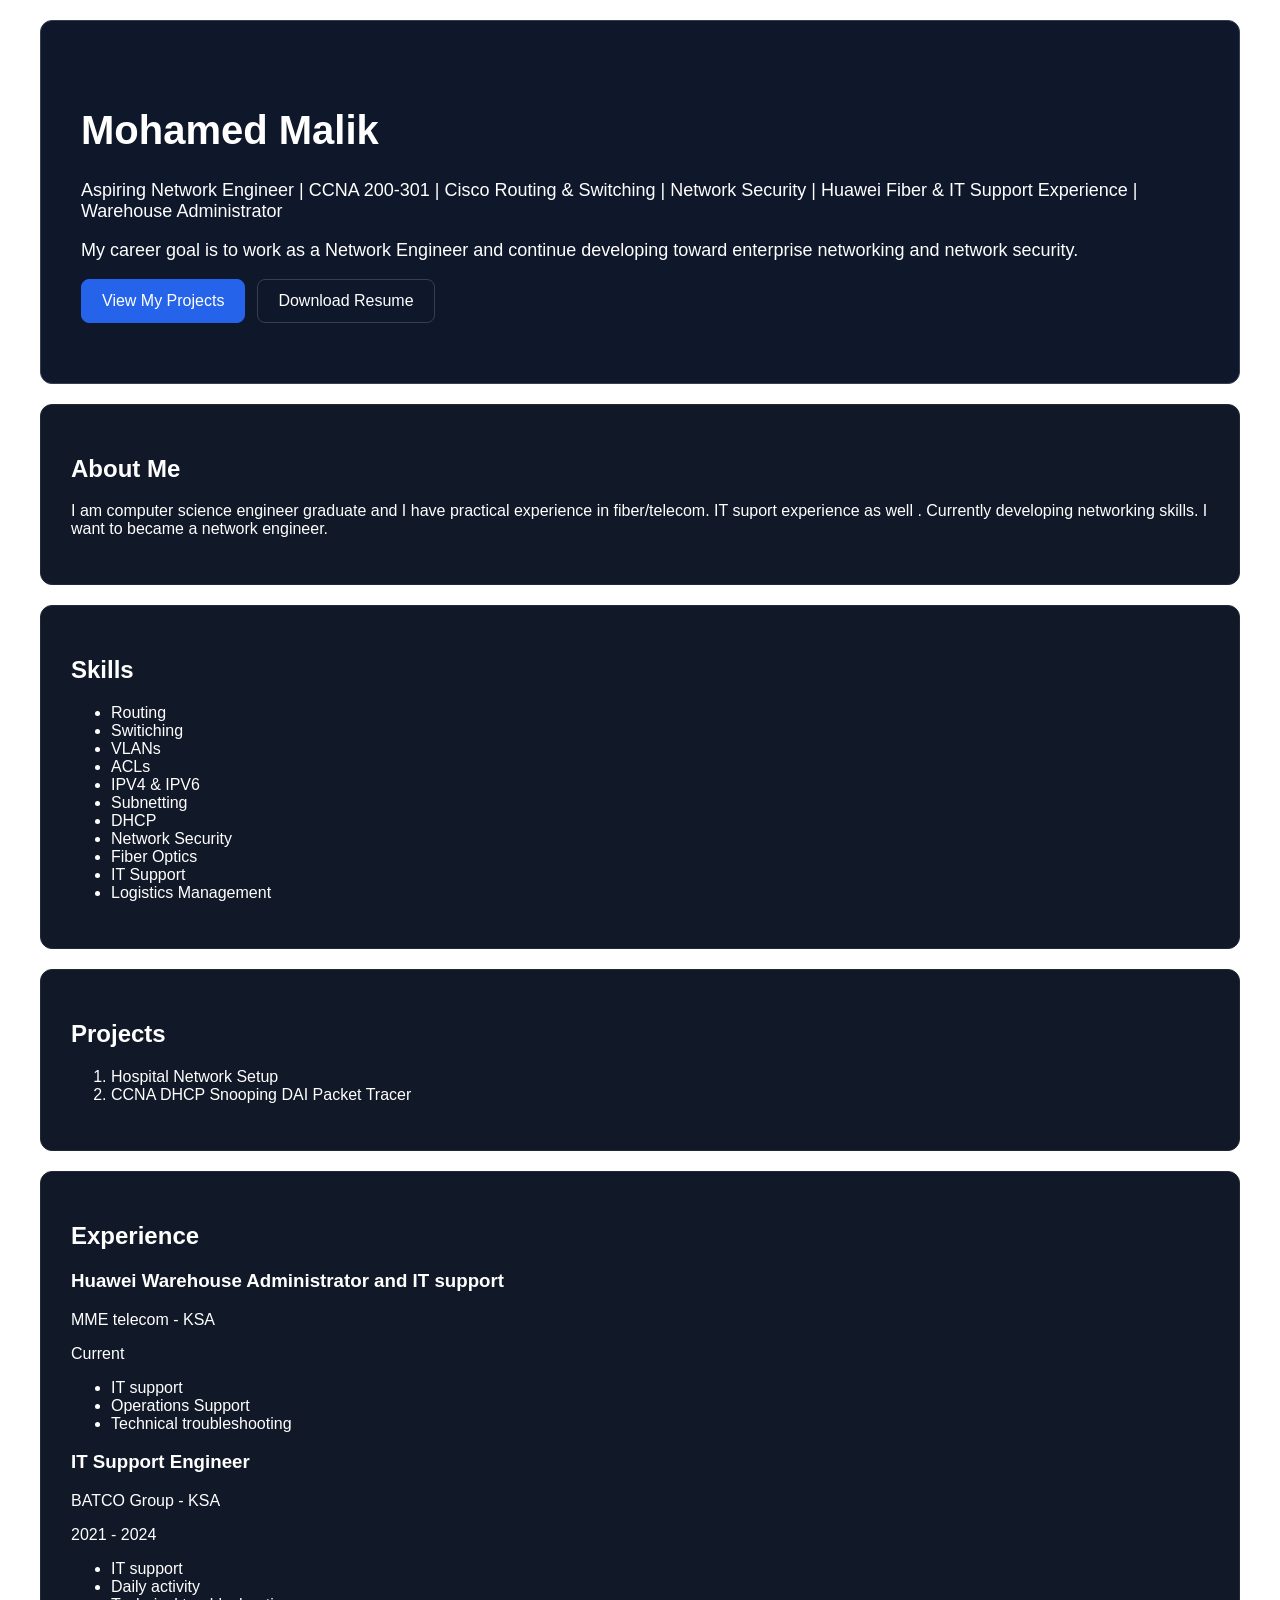
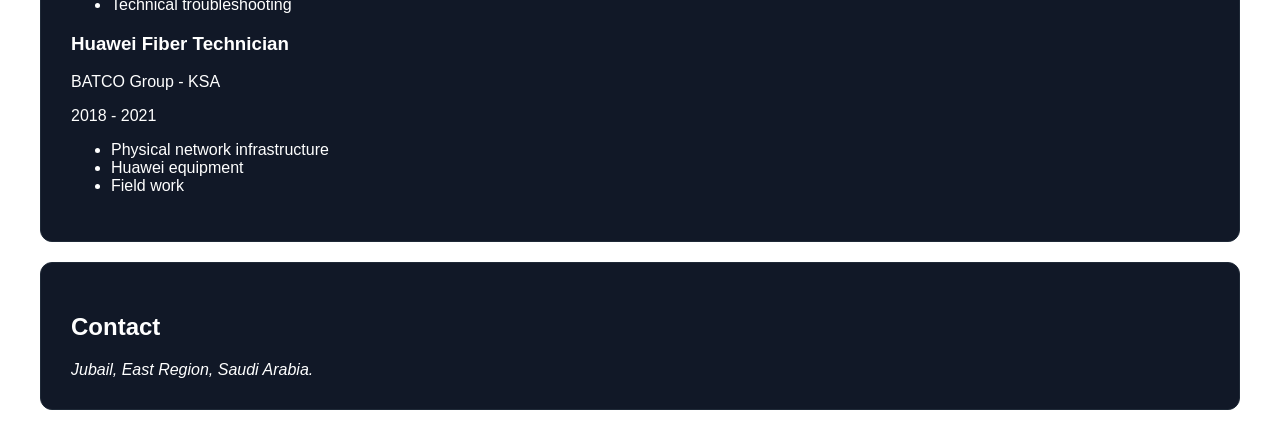
<file: index.html>
<!DOCTYPE html>
<html lang="en">
<head>
    <meta charset="UTF-8">
    <meta name="viewport" content="width=device-width, initial-scale=1.0">
    <title>Mohamed Malik</title>
    <link rel="stylesheet" href="style.css">
</head>
<body>
    <header class="hero">
        <h1>Mohamed Malik</h1>
        <p>Aspiring Network Engineer | CCNA 200-301  | Cisco Routing & Switching | Network Security | Huawei Fiber & IT Support Experience | Warehouse Administrator</p>
        <p>My career goal is to work as a Network Engineer and continue developing toward enterprise networking and network security.</p>
        <div class="hero-buttons">
            <a href="https://github.com/mohamedmalik399" target="_blank" class="primary-button">View My Projects</a>
            <a href="/assests/Mohamed_Malik_Network_Engineer_Resume.pdf" target="_blank" class="secondary-button">Download Resume</a>
        </div>
    </header>
    <main>
        <section class="container">
            <h2>About Me</h2>
            <p>I am computer science engineer graduate and I have practical experience in fiber/telecom. IT suport experience as well . Currently developing networking skills. I want to became a network engineer.</p>
        </section>
        <section class="container">
            <h2>Skills</h2>
                <ul>
                    <li>Routing</li>
                    <li>Switiching</li>
                    <li>VLANs</li>
                    <li>ACLs</li>
                    <li>IPV4 & IPV6</li>
                    <li>Subnetting</li>
                    <li>DHCP</li>
                    <li>Network Security</li>
                    <li>Fiber Optics</li>
                    <li>IT Support</li>
                    <li>Logistics Management</li>
                </ul>
        </section>
        <section class="container">    
            <h2>Projects</h2>
                <ol>
                    <li>Hospital Network Setup</li>
                    <li>CCNA DHCP Snooping DAI Packet Tracer</li>
                </ol>
        </section>
        <section class="container">        
            <h2>Experience</h2>
                <article>
                    <h3>Huawei Warehouse Administrator and IT support</h3>
                    <p>MME telecom - KSA</p>
                    <p>Current</p>
                    <ul>
                        <li>IT support</li>
                        <li>Operations Support</li>
                        <li>Technical troubleshooting</li>
                    </ul>
                </article>
                <article>    
                    <h3>IT Support Engineer</h3>
                    <p>BATCO Group - KSA</p>
                    <p>2021 - 2024</p>
                    <ul>
                        <li>IT support</li>
                        <li>Daily activity</li>
                        <li>Technical troubleshooting</li>
                    </ul>
                </article>
                <article>    
                    <h3>Huawei Fiber Technician</h3>
                    <p>BATCO Group - KSA</p>
                    <p>2018 - 2021</p>
                    <ul>
                        <li>Physical network infrastructure</li>
                        <li>Huawei equipment</li>
                        <li>Field work</li>
                    </ul>
                </article>
        </section>
        <section class="container">        
            <h2>Contact</h2>
            <address>
                Jubail, East Region, Saudi Arabia.
            </address>
        </section>
    </main>
</body>
</html>
</file>
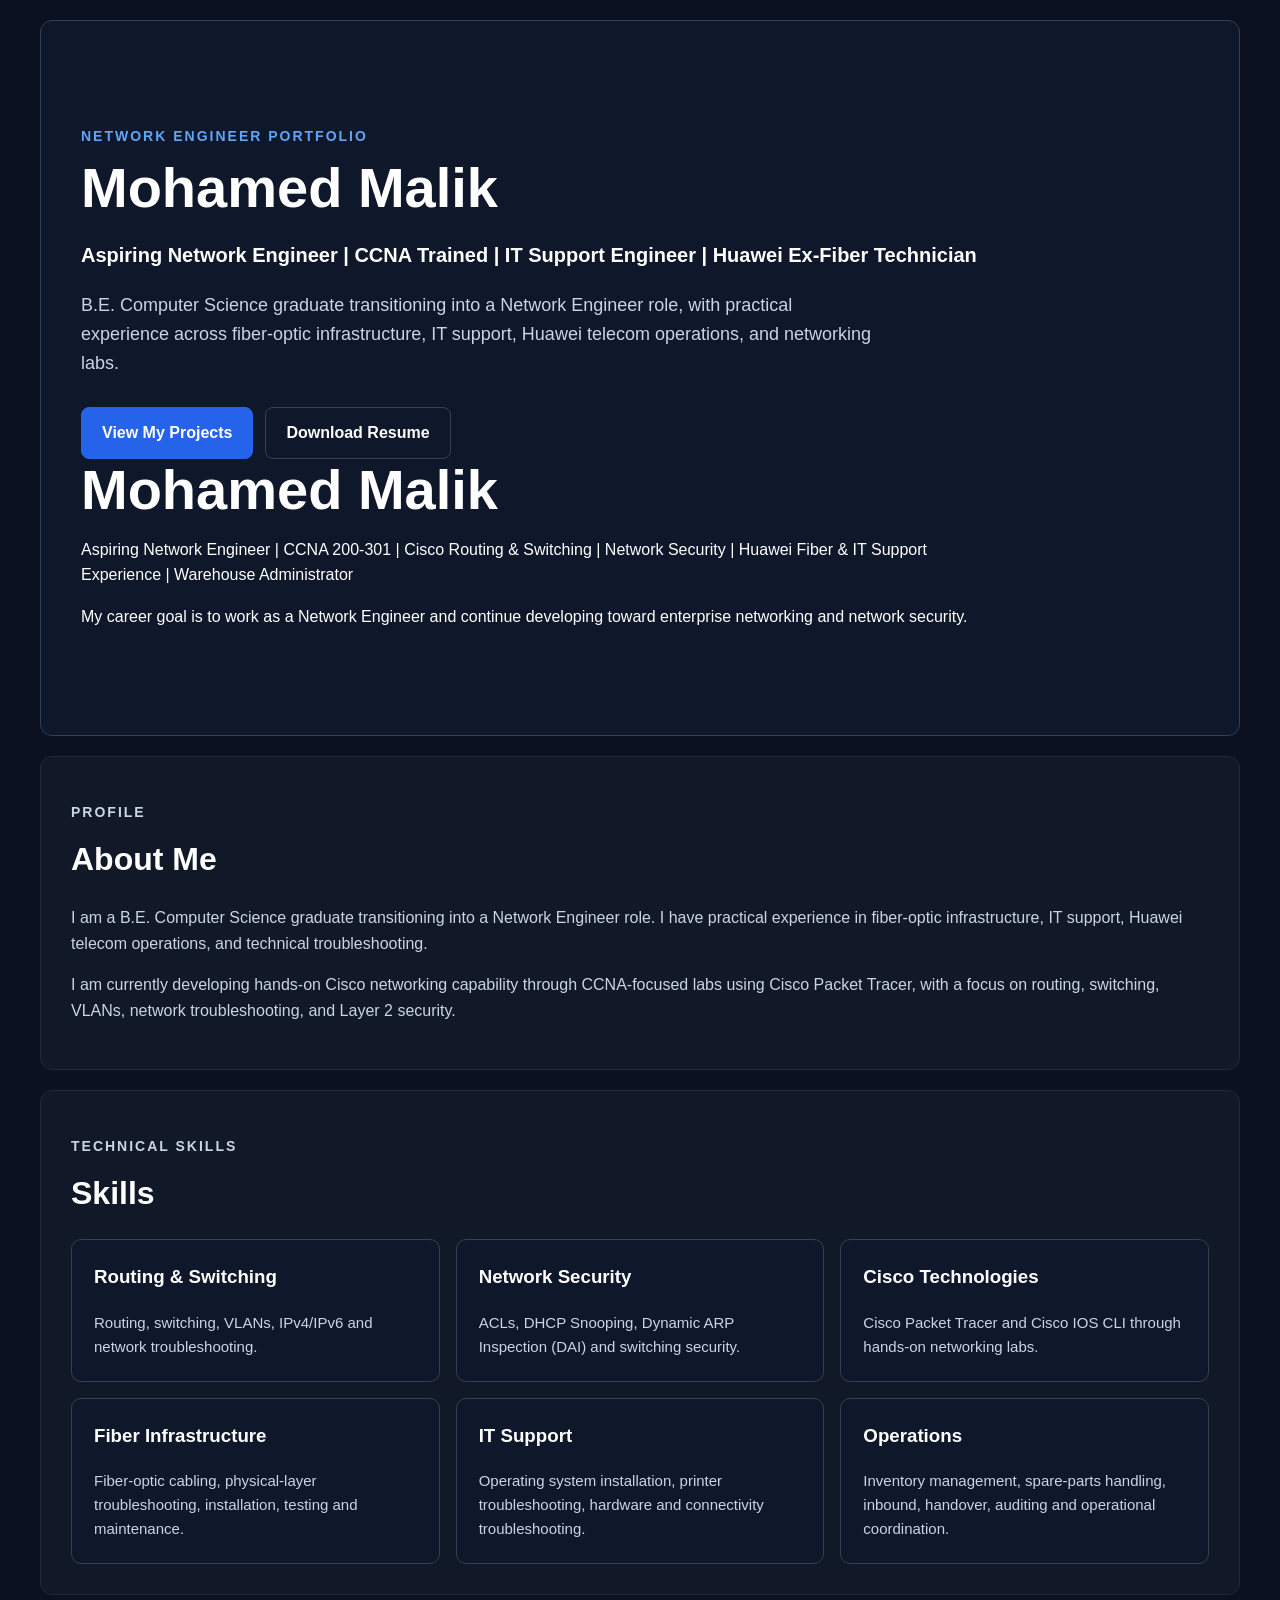
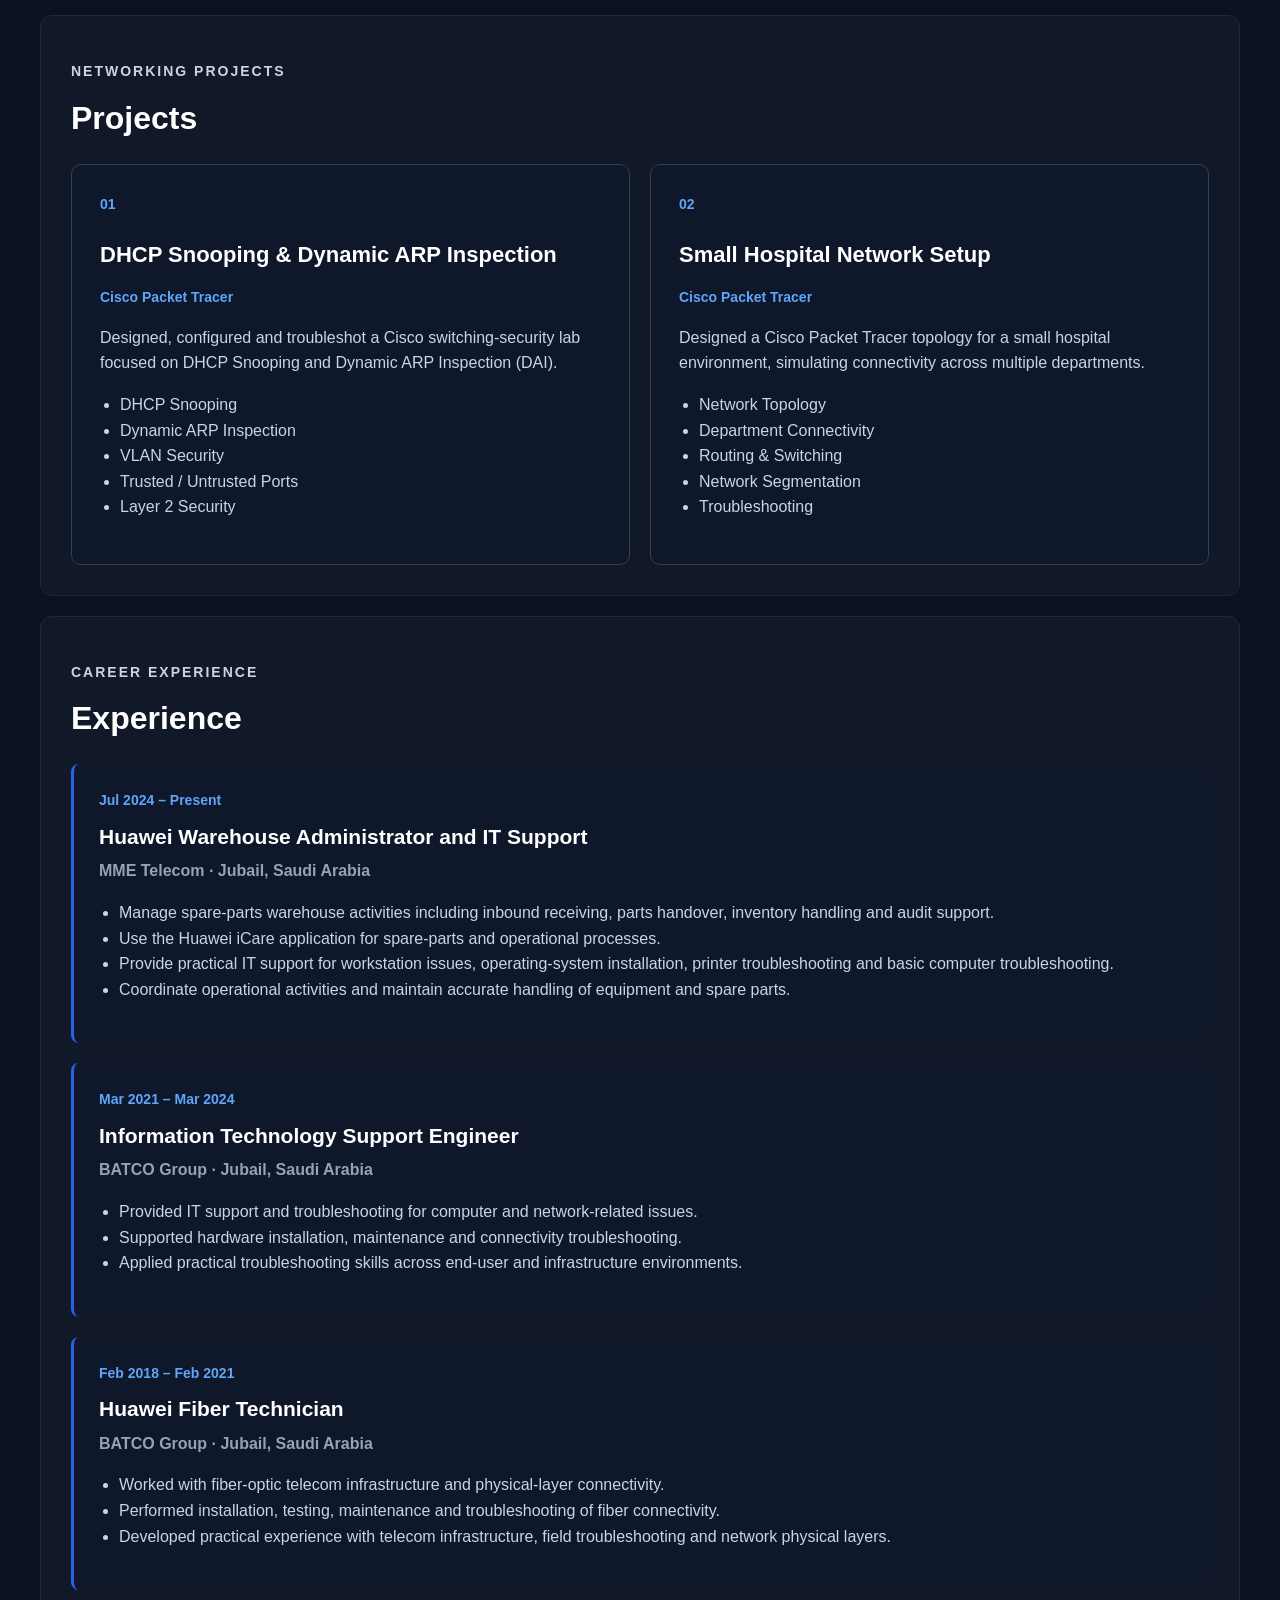
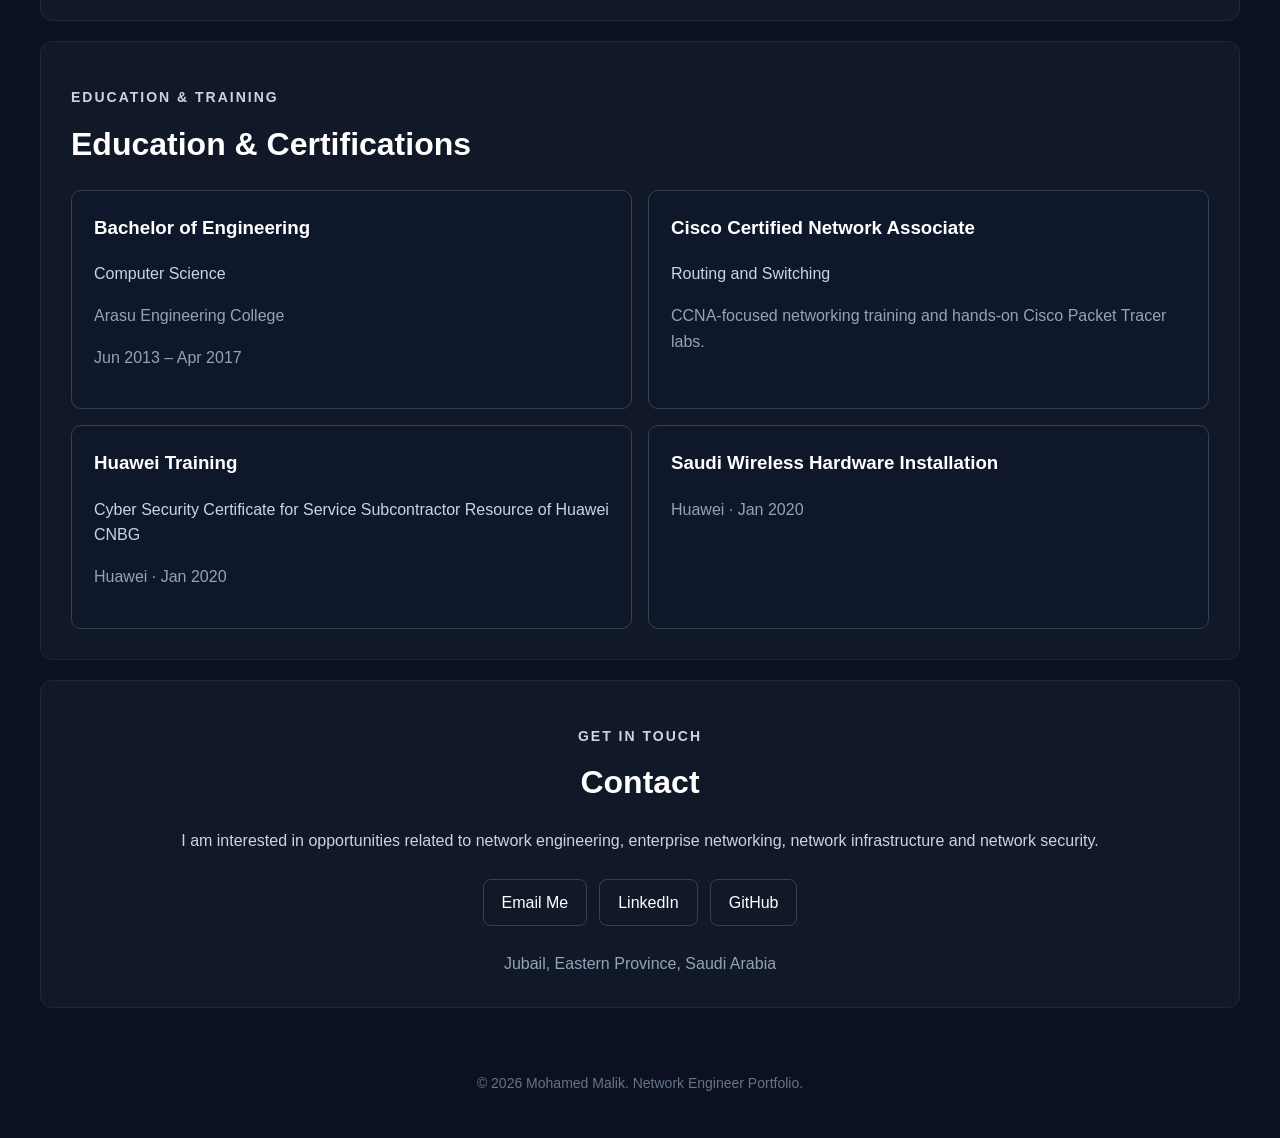
<file: docs/index.html>
<!DOCTYPE html>
<html lang="en">

<head>
    <meta charset="UTF-8">
    <meta name="viewport" content="width=device-width, initial-scale=1.0">

    <meta
        name="description"
        content="Mohamed Malik - Aspiring Network Engineer with experience in Huawei fiber infrastructure, IT support, telecom operations and Cisco networking labs."
    >

    <title>Mohamed Malik | Aspiring Network Engineer</title>

    <link rel="stylesheet" href="style.css">
</head>

<body>

    <!-- HERO SECTION -->
    <header class="hero">


        <div class="hero-content">

            <p class="hero-label">NETWORK ENGINEER PORTFOLIO</p>

            <h1>Mohamed Malik</h1>

            <p class="hero-title">
                Aspiring Network Engineer | CCNA Trained | IT Support Engineer |
                Huawei Ex-Fiber Technician
            </p>

            <p class="hero-description">
                B.E. Computer Science graduate transitioning into a Network Engineer role,
                with practical experience across fiber-optic infrastructure, IT support,
                Huawei telecom operations, and networking labs.
            </p>

            <div class="hero-buttons">

                <a href="#projects" class="primary-button">
                    View My Projects
                </a>

                <a
                    href="Mohamed_Malik_Network_Engineer_Resume.pdf"
                    class="secondary-button"
                    download
                >
                    Download Resume
                </a>

            </div>


        <h1>Mohamed Malik</h1>
        <p>Aspiring Network Engineer | CCNA 200-301  | Cisco Routing & Switching | Network Security | Huawei Fiber & IT Support Experience | Warehouse Administrator</p>
        <p>My career goal is to work as a Network Engineer and continue developing toward enterprise networking and network security.</p>
    

    </header>


    <main>

        <!-- ABOUT -->
        <section class="container">

            <p class="section-label">PROFILE</p>

            <h2>About Me</h2>

            <p>
                I am a B.E. Computer Science graduate transitioning into a
                Network Engineer role. I have practical experience in fiber-optic
                infrastructure, IT support, Huawei telecom operations, and
                technical troubleshooting.
            </p>

            <p>
                I am currently developing hands-on Cisco networking capability
                through CCNA-focused labs using Cisco Packet Tracer, with a focus
                on routing, switching, VLANs, network troubleshooting, and
                Layer 2 security.
            </p>

        </section>


        <!-- SKILLS -->
        <section class="container">

            <p class="section-label">TECHNICAL SKILLS</p>

            <h2>Skills</h2>

            <div class="skills-grid">

                <div class="skill-card">
                    <h3>Routing & Switching</h3>
                    <p>
                        Routing, switching, VLANs, IPv4/IPv6 and network
                        troubleshooting.
                    </p>
                </div>

                <div class="skill-card">
                    <h3>Network Security</h3>
                    <p>
                        ACLs, DHCP Snooping, Dynamic ARP Inspection (DAI)
                        and switching security.
                    </p>
                </div>

                <div class="skill-card">
                    <h3>Cisco Technologies</h3>
                    <p>
                        Cisco Packet Tracer and Cisco IOS CLI through
                        hands-on networking labs.
                    </p>
                </div>

                <div class="skill-card">
                    <h3>Fiber Infrastructure</h3>
                    <p>
                        Fiber-optic cabling, physical-layer troubleshooting,
                        installation, testing and maintenance.
                    </p>
                </div>

                <div class="skill-card">
                    <h3>IT Support</h3>
                    <p>
                        Operating system installation, printer troubleshooting,
                        hardware and connectivity troubleshooting.
                    </p>
                </div>

                <div class="skill-card">
                    <h3>Operations</h3>
                    <p>
                        Inventory management, spare-parts handling, inbound,
                        handover, auditing and operational coordination.
                    </p>
                </div>

            </div>

        </section>


        <!-- PROJECTS -->
        <section class="container" id="projects">

            <p class="section-label">NETWORKING PROJECTS</p>

            <h2>Projects</h2>

            <div class="projects-grid">

                <article class="project-card">

                    <div class="project-number">
                        01
                    </div>

                    <h3>
                        DHCP Snooping & Dynamic ARP Inspection
                    </h3>

                    <p class="project-tech">
                        Cisco Packet Tracer
                    </p>

                    <p>
                        Designed, configured and troubleshot a Cisco
                        switching-security lab focused on DHCP Snooping
                        and Dynamic ARP Inspection (DAI).
                    </p>

                    <ul>
                        <li>DHCP Snooping</li>
                        <li>Dynamic ARP Inspection</li>
                        <li>VLAN Security</li>
                        <li>Trusted / Untrusted Ports</li>
                        <li>Layer 2 Security</li>
                    </ul>

                </article>


                <article class="project-card">

                    <div class="project-number">
                        02
                    </div>

                    <h3>
                        Small Hospital Network Setup
                    </h3>

                    <p class="project-tech">
                        Cisco Packet Tracer
                    </p>

                    <p>
                        Designed a Cisco Packet Tracer topology for a
                        small hospital environment, simulating connectivity
                        across multiple departments.
                    </p>

                    <ul>
                        <li>Network Topology</li>
                        <li>Department Connectivity</li>
                        <li>Routing & Switching</li>
                        <li>Network Segmentation</li>
                        <li>Troubleshooting</li>
                    </ul>

                </article>

            </div>

        </section>


        <!-- EXPERIENCE -->
        <section class="container">

            <p class="section-label">CAREER EXPERIENCE</p>

            <h2>Experience</h2>

            <div class="timeline">

                <article class="experience-card">

                    <div class="experience-date">
                        Jul 2024 – Present
                    </div>

                    <h3>
                        Huawei Warehouse Administrator and IT Support
                    </h3>

                    <p class="company">
                        MME Telecom · Jubail, Saudi Arabia
                    </p>

                    <ul>
                        <li>
                            Manage spare-parts warehouse activities including
                            inbound receiving, parts handover, inventory handling
                            and audit support.
                        </li>

                        <li>
                            Use the Huawei iCare application for spare-parts
                            and operational processes.
                        </li>

                        <li>
                            Provide practical IT support for workstation issues,
                            operating-system installation, printer troubleshooting
                            and basic computer troubleshooting.
                        </li>

                        <li>
                            Coordinate operational activities and maintain
                            accurate handling of equipment and spare parts.
                        </li>
                    </ul>

                </article>


                <article class="experience-card">

                    <div class="experience-date">
                        Mar 2021 – Mar 2024
                    </div>

                    <h3>
                        Information Technology Support Engineer
                    </h3>

                    <p class="company">
                        BATCO Group · Jubail, Saudi Arabia
                    </p>

                    <ul>
                        <li>
                            Provided IT support and troubleshooting for computer
                            and network-related issues.
                        </li>

                        <li>
                            Supported hardware installation, maintenance and
                            connectivity troubleshooting.
                        </li>

                        <li>
                            Applied practical troubleshooting skills across
                            end-user and infrastructure environments.
                        </li>
                    </ul>

                </article>


                <article class="experience-card">

                    <div class="experience-date">
                        Feb 2018 – Feb 2021
                    </div>

                    <h3>
                        Huawei Fiber Technician
                    </h3>

                    <p class="company">
                        BATCO Group · Jubail, Saudi Arabia
                    </p>

                    <ul>
                        <li>
                            Worked with fiber-optic telecom infrastructure
                            and physical-layer connectivity.
                        </li>

                        <li>
                            Performed installation, testing, maintenance and
                            troubleshooting of fiber connectivity.
                        </li>

                        <li>
                            Developed practical experience with telecom
                            infrastructure, field troubleshooting and network
                            physical layers.
                        </li>
                    </ul>

                </article>

            </div>

        </section>


        <!-- EDUCATION & CERTIFICATIONS -->
        <section class="container">

            <p class="section-label">EDUCATION & TRAINING</p>

            <h2>Education & Certifications</h2>

            <div class="education-grid">

                <div class="education-card">

                    <h3>
                        Bachelor of Engineering
                    </h3>

                    <p>
                        Computer Science
                    </p>

                    <p class="muted">
                        Arasu Engineering College
                    </p>

                    <p class="muted">
                        Jun 2013 – Apr 2017
                    </p>

                </div>


                <div class="education-card">

                    <h3>
                        Cisco Certified Network Associate
                    </h3>

                    <p>
                        Routing and Switching
                    </p>

                    <p class="muted">
                        CCNA-focused networking training and
                        hands-on Cisco Packet Tracer labs.
                    </p>

                </div>


                <div class="education-card">

                    <h3>
                        Huawei Training
                    </h3>

                    <p>
                        Cyber Security Certificate for Service
                        Subcontractor Resource of Huawei CNBG
                    </p>

                    <p class="muted">
                        Huawei · Jan 2020
                    </p>

                </div>


                <div class="education-card">

                    <h3>
                        Saudi Wireless Hardware Installation
                    </h3>

                    <p class="muted">
                        Huawei · Jan 2020
                    </p>

                </div>

            </div>

        </section>


        <!-- CONTACT -->
        <section class="container contact-section">

            <p class="section-label">GET IN TOUCH</p>

            <h2>Contact</h2>

            <p>
                I am interested in opportunities related to network engineering,
                enterprise networking, network infrastructure and network security.
            </p>

            <div class="contact-links">

                <a href="mailto:mohamedmalik399@gmail.com">
                    Email Me
                </a>

                <a
                    href="https://linkedin.com/in/mohamed-malik-3866b1143"
                    target="_blank"
                    rel="noopener noreferrer"
                >
                    LinkedIn
                </a>

                <a
                    href="https://github.com/mohamedmalik399"
                    target="_blank"
                    rel="noopener noreferrer"
                >
                    GitHub
                </a>

            </div>

            <address>
                Jubail, Eastern Province, Saudi Arabia
            </address>

        </section>

    </main>


    <!-- FOOTER -->
    <footer>

        <p>
            © 2026 Mohamed Malik. Network Engineer Portfolio.
        </p>

    </footer>

</body>

</html>
</file>
<file: style.css>
*{
    box-sizing: border-box;
}
body{
    font-family: Arial;
}
.hero h1{
    font-size: 40px;
}
.hero{
    padding: 60px 40px;
    margin: 20px auto;
    background-color: #0f172a;
    color: white;
    max-width: 1200px;
    border: 1px solid #334155;
    border-radius: 12px;
}
.hero p{
    font-size: 18px;
}
.primary-button{
    background-color: #2563eb;
    transition: background-color 0.2s, transform 0.2s ;
    border: 1px solid #2563eb;
}
.primary-button:hover{
    background-color: #1d4ed8;
    transform: translateY(-2px);
}
.secondary-button {
    border: 1px solid #334155;
}
.primary-button,.secondary-button{
    text-decoration: none;
    display: inline-block;
    padding: 12px 20px;
    color: white;
    border-radius: 8px;
}
.hero-buttons{
    display: flex;
    gap: 12px;
    justify-content: flex-start;
    align-items: center;
}
@media(max-width:600px){
    .hero-buttons{
        flex-direction: column;
        align-items: stretch;
    }
}
.container {
    max-width: 1200px;
    margin: 20px auto;
    padding: 30px;
    background-color: #111827;
    border: 1px solid #1f2937;
    border-radius: 12px;
    color: white;
}
</file>
<file: docs/style.css>
/* ================================
   GLOBAL
================================ */

* {
    box-sizing: border-box;
}

html {
    scroll-behavior: smooth;
}

body {
    margin: 0;
    font-family: Arial, sans-serif;
    background-color: #0b1120;
    color: #e5e7eb;
    line-height: 1.6;
}


/* ================================
   HERO
================================ */

.hero {
    padding: 90px 40px;
    margin: 20px auto;
    max-width: 1200px;

    background-color: #0f172a;
    color: white;

    border: 1px solid #334155;
    border-radius: 12px;
}

.hero-content {
    max-width: 900px;
}

.hero-label,
.section-label {
    margin-bottom: 10px;

    color: #60a5fa;

    font-size: 14px;
    font-weight: bold;
    letter-spacing: 2px;
}

.hero h1 {
    margin: 0 0 15px;

    font-size: 56px;
    line-height: 1.1;
}

.hero-title {
    margin-bottom: 20px;

    font-size: 20px;
    font-weight: bold;
}

.hero-description {
    max-width: 800px;

    color: #cbd5e1;
    font-size: 18px;
}


/* ================================
   HERO BUTTONS
================================ */

.hero-buttons {
    display: flex;
    gap: 12px;

    justify-content: flex-start;
    align-items: center;

    margin-top: 30px;
}

.primary-button,
.secondary-button {
    display: inline-block;

    padding: 12px 20px;

    color: white;
    text-decoration: none;

    border-radius: 8px;

    font-weight: bold;
}

.primary-button {
    background-color: #2563eb;

    border: 1px solid #2563eb;

    transition:
        background-color 0.2s,
        transform 0.2s;
}

.primary-button:hover {
    background-color: #1d4ed8;

    transform: translateY(-2px);
}

.secondary-button {
    background-color: transparent;

    border: 1px solid #334155;

    transition:
        background-color 0.2s,
        border-color 0.2s,
        transform 0.2s;
}

.secondary-button:hover {
    background-color: #1e293b;

    border-color: #475569;

    transform: translateY(-2px);
}


/* ================================
   CONTAINER
================================ */

.container {
    max-width: 1200px;

    margin: 20px auto;

    padding: 30px;

    background-color: #111827;

    border: 1px solid #1f2937;

    border-radius: 12px;
}

.container h2 {
    margin-top: 0;
    margin-bottom: 20px;

    font-size: 32px;

    color: white;
}

.container p {
    color: #cbd5e1;
}


/* ================================
   SKILLS
================================ */

.skills-grid {
    display: grid;

    grid-template-columns: repeat(3, 1fr);

    gap: 16px;
}

.skill-card {
    padding: 22px;

    background-color: #0f172a;

    border: 1px solid #334155;

    border-radius: 10px;

    transition:
        transform 0.2s,
        border-color 0.2s;
}

.skill-card:hover {
    transform: translateY(-3px);

    border-color: #2563eb;
}

.skill-card h3 {
    margin-top: 0;

    color: white;
}

.skill-card p {
    margin-bottom: 0;

    font-size: 15px;
}


/* ================================
   PROJECTS
================================ */

.projects-grid {
    display: grid;

    grid-template-columns: repeat(2, 1fr);

    gap: 20px;
}

.project-card {
    padding: 28px;

    background-color: #0f172a;

    border: 1px solid #334155;

    border-radius: 10px;

    transition:
        transform 0.2s,
        border-color 0.2s;
}

.project-card:hover {
    transform: translateY(-3px);

    border-color: #2563eb;
}

.project-number {
    margin-bottom: 15px;

    color: #60a5fa;

    font-size: 14px;
    font-weight: bold;
}

.project-card h3 {
    margin-bottom: 8px;

    color: white;

    font-size: 22px;
}

.project-tech {
    color: #60a5fa !important;

    font-size: 14px;
    font-weight: bold;
}

.project-card ul {
    padding-left: 20px;

    color: #cbd5e1;
}


/* ================================
   EXPERIENCE
================================ */

.timeline {
    display: flex;

    flex-direction: column;

    gap: 20px;
}

.experience-card {
    padding: 25px;

    background-color: #0f172a;

    border-left: 3px solid #2563eb;

    border-radius: 8px;
}

.experience-date {
    margin-bottom: 8px;

    color: #60a5fa;

    font-size: 14px;
    font-weight: bold;
}

.experience-card h3 {
    margin: 0 0 5px;

    color: white;

    font-size: 21px;
}

.company {
    margin-top: 0;

    color: #94a3b8 !important;

    font-weight: bold;
}

.experience-card ul {
    padding-left: 20px;

    color: #cbd5e1;
}


/* ================================
   EDUCATION
================================ */

.education-grid {
    display: grid;

    grid-template-columns: repeat(2, 1fr);

    gap: 16px;
}

.education-card {
    padding: 22px;

    background-color: #0f172a;

    border: 1px solid #334155;

    border-radius: 10px;
}

.education-card h3 {
    margin-top: 0;

    color: white;
}

.muted {
    color: #94a3b8 !important;
}


/* ================================
   CONTACT
================================ */

.contact-section {
    text-align: center;
}

.contact-links {
    display: flex;

    justify-content: center;
    align-items: center;

    gap: 12px;

    margin: 25px 0;
}

.contact-links a {
    display: inline-block;

    padding: 10px 18px;

    color: white;

    text-decoration: none;

    border: 1px solid #334155;

    border-radius: 8px;

    transition:
        background-color 0.2s,
        border-color 0.2s,
        transform 0.2s;
}

.contact-links a:hover {
    background-color: #1e293b;

    border-color: #2563eb;

    transform: translateY(-2px);
}

address {
    color: #94a3b8;

    font-style: normal;
}


/* ================================
   FOOTER
================================ */

footer {
    padding: 30px 20px;

    text-align: center;

    color: #64748b;

    font-size: 14px;
}


/* ================================
   RESPONSIVE DESIGN
================================ */

@media (max-width: 900px) {

    .skills-grid {
        grid-template-columns: repeat(2, 1fr);
    }

    .hero h1 {
        font-size: 48px;
    }

}


/* ================================
   MOBILE
================================ */

@media (max-width: 600px) {

    .hero {
        padding: 60px 25px;

        margin: 10px;
    }

    .hero h1 {
        font-size: 40px;
    }

    .hero-title {
        font-size: 18px;
    }

    .hero-description {
        font-size: 16px;
    }

    .hero-buttons {
        flex-direction: column;

        align-items: stretch;
    }

    .primary-button,
    .secondary-button {
        text-align: center;
    }

    .container {
        margin: 15px 10px;

        padding: 25px;
    }

    .container h2 {
        font-size: 28px;
    }

    .skills-grid,
    .projects-grid,
    .education-grid {
        grid-template-columns: 1fr;
    }

    .contact-links {
        flex-direction: column;
    }

    .contact-links a {
        width: 100%;
    }

}
</file>
